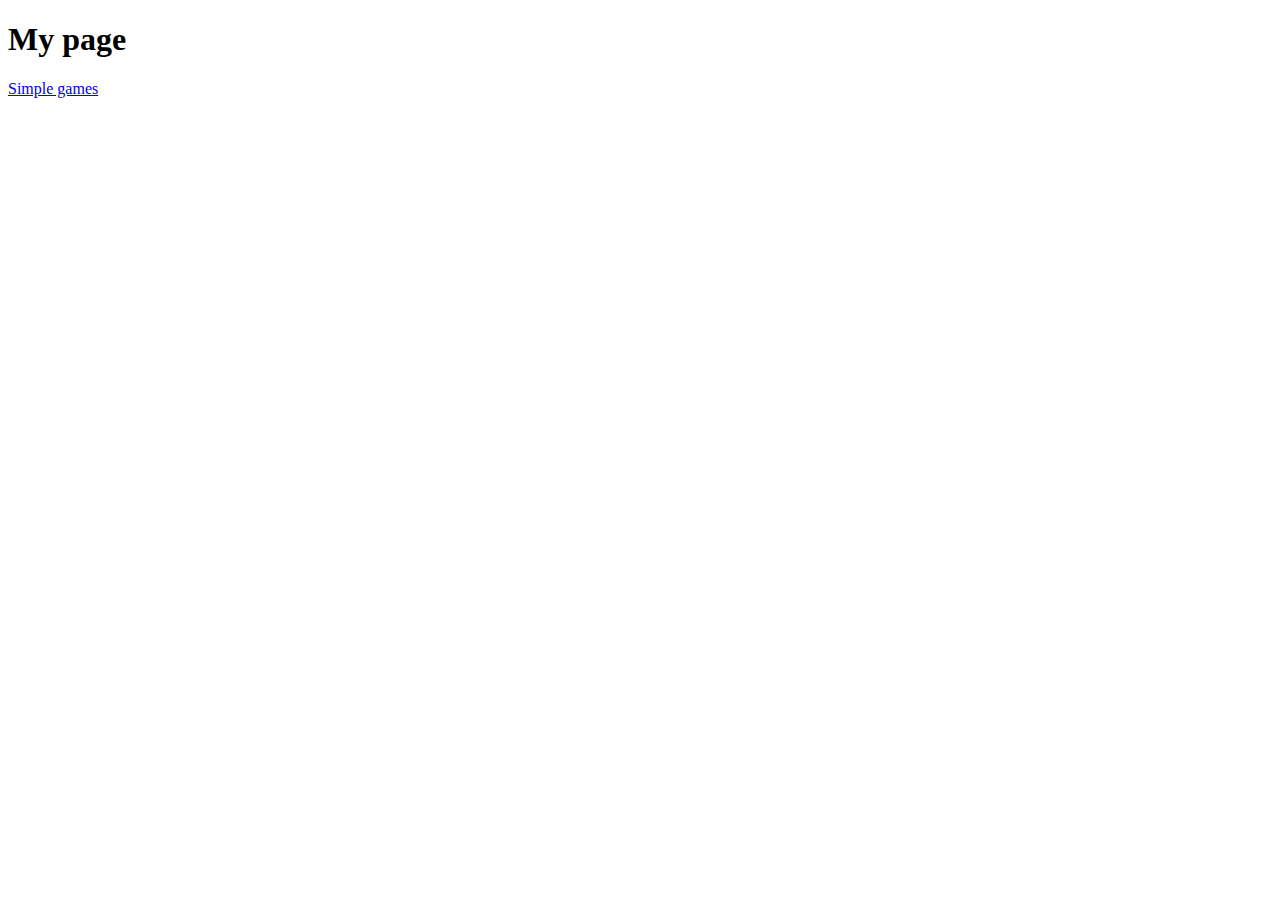
<file: index.html>
<!DOCTYPE html>
<html lang="en">
<head>
  <meta charset="UTF-8">
  <meta http-equiv="X-UA-Compatible" content="IE=edge">
  <meta name="viewport" content="width=device-width, initial-scale=1.0">
  <title>seongjaee's page</title>
</head>
<body>
  <h1>My page</h1>
  <a href="simple_games.html">Simple games</a>
</body>
</html>
</file>
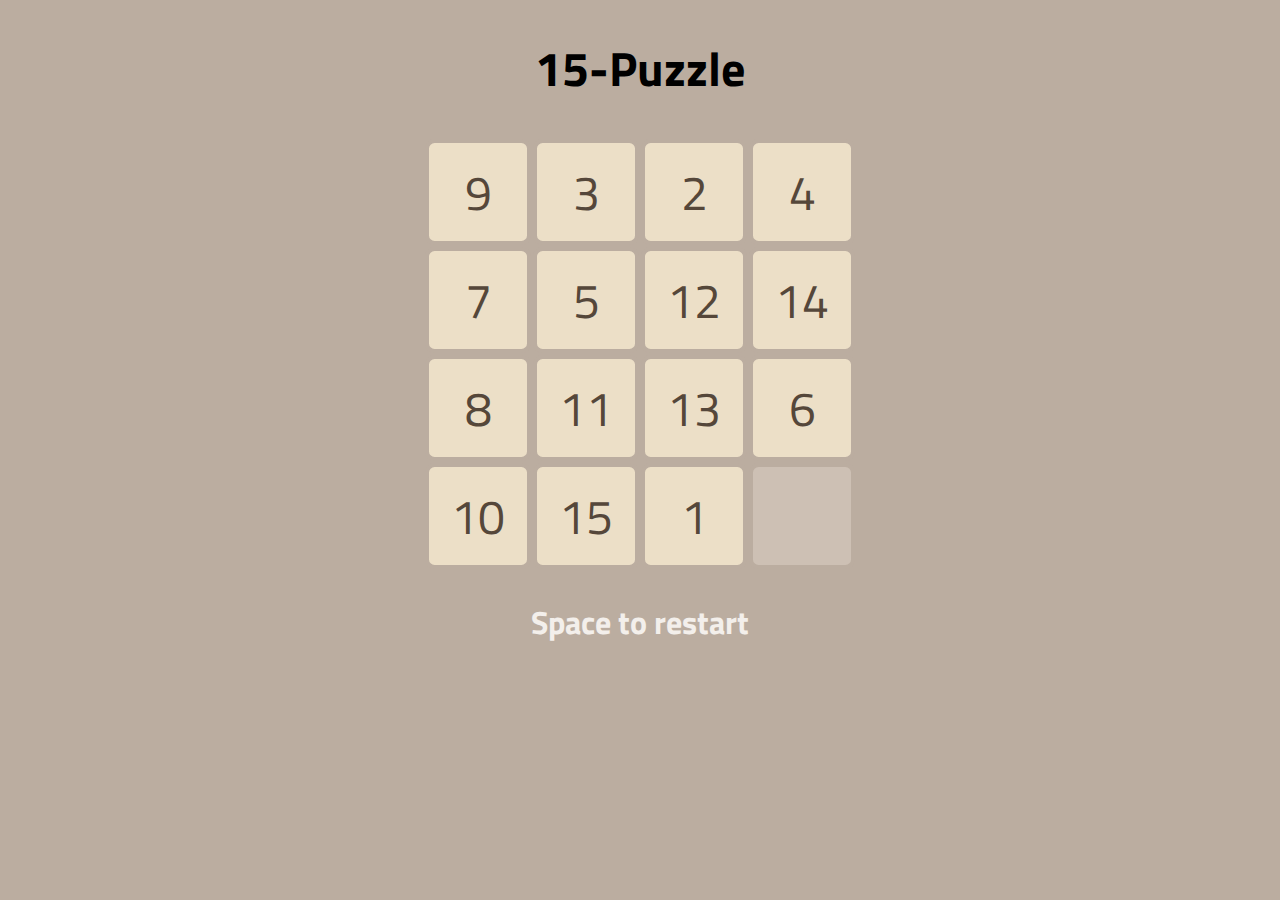
<file: simple_games/15-puzzle/index.html>
<!DOCTYPE html>
<html lang="en">
  <head>
    <meta charset="UTF-8" />
    <meta http-equiv="X-UA-Compatible" content="IE=edge" />
    <meta name="viewport" content="width=device-width, initial-scale=1.0" />
    <title>Simple Game</title>
    <link rel="preconnect" href="https://fonts.googleapis.com" />
    <link rel="preconnect" href="https://fonts.gstatic.com" crossorigin />
    <link
      href="https://fonts.googleapis.com/css2?family=Titillium+Web:wght@900&display=swap"
      rel="stylesheet"
    />
    <link rel="stylesheet" href="15-puzzle.css" />
  </head>
  <body>
    <h1>15-Puzzle</h1>
    <div id="board">
      <table>
        <tr>
          <td id="_00">1</td>
          <td id="_01">2</td>
          <td id="_02">3</td>
          <td id="_03">4</td>
        </tr>
        <tr>
          <td id="_10">5</td>
          <td id="_11">6</td>
          <td id="_12">7</td>
          <td id="_13">8</td>
        </tr>
        <tr>
          <td id="_20">9</td>
          <td id="_21">10</td>
          <td id="_22">11</td>
          <td id="_23">12</td>
        </tr>
        <tr>
          <td id="_30">13</td>
          <td id="_31">14</td>
          <td id="_32">15</td>
          <td id="_33" class="blank">16</td>
        </tr>
      </table>
    </div>
    <h2 id="suffleBtn">Space to restart</h2>
    <script type="module" src="index.mjs" mo></script>
  </body>
</html>
</file>
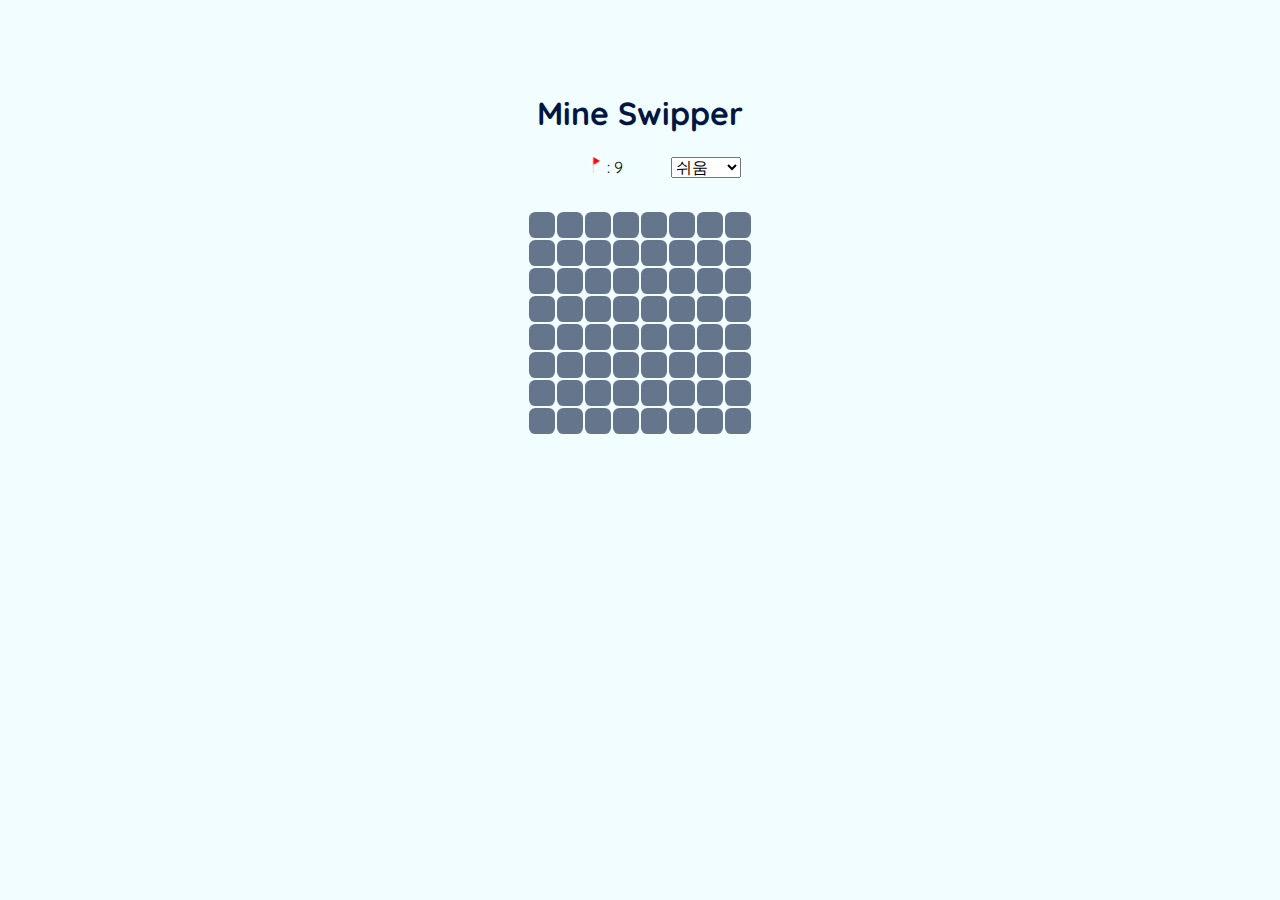
<file: simple_games/mine-swipper/index.html>
<!DOCTYPE html>
<html lang="en">
<head>
  <meta charset="UTF-8">
  <meta http-equiv="X-UA-Compatible" content="IE=edge">
  <meta name="viewport" content="width=device-width, initial-scale=1.0">
  <title>Mine Swipper</title>
  <link rel="preconnect" href="https://fonts.googleapis.com">
  <link rel="preconnect" href="https://fonts.gstatic.com" crossorigin>
  <link href="https://fonts.googleapis.com/css2?family=Quicksand:wght@500&display=swap" rel="stylesheet">
  <link rel="stylesheet" href="mine-swipper.css">
</head>
<body>
  <h1>Mine Swipper</h1>
  <header>
    <div class="flag">
      <img src="marker.png" alt="flag">
      <span id="flaggedCount">: </span>
    </div>
    <select name="levelSelect" id="levelSelect">
      <option value="easy">쉬움</option>
      <option value="medium">보통</option>
      <option value="hard">어려움</option>
    </select>
  </header>
  <table>
  </table>
  <script src="mine-swipper.js"></script>
</body>
</html>
</file>
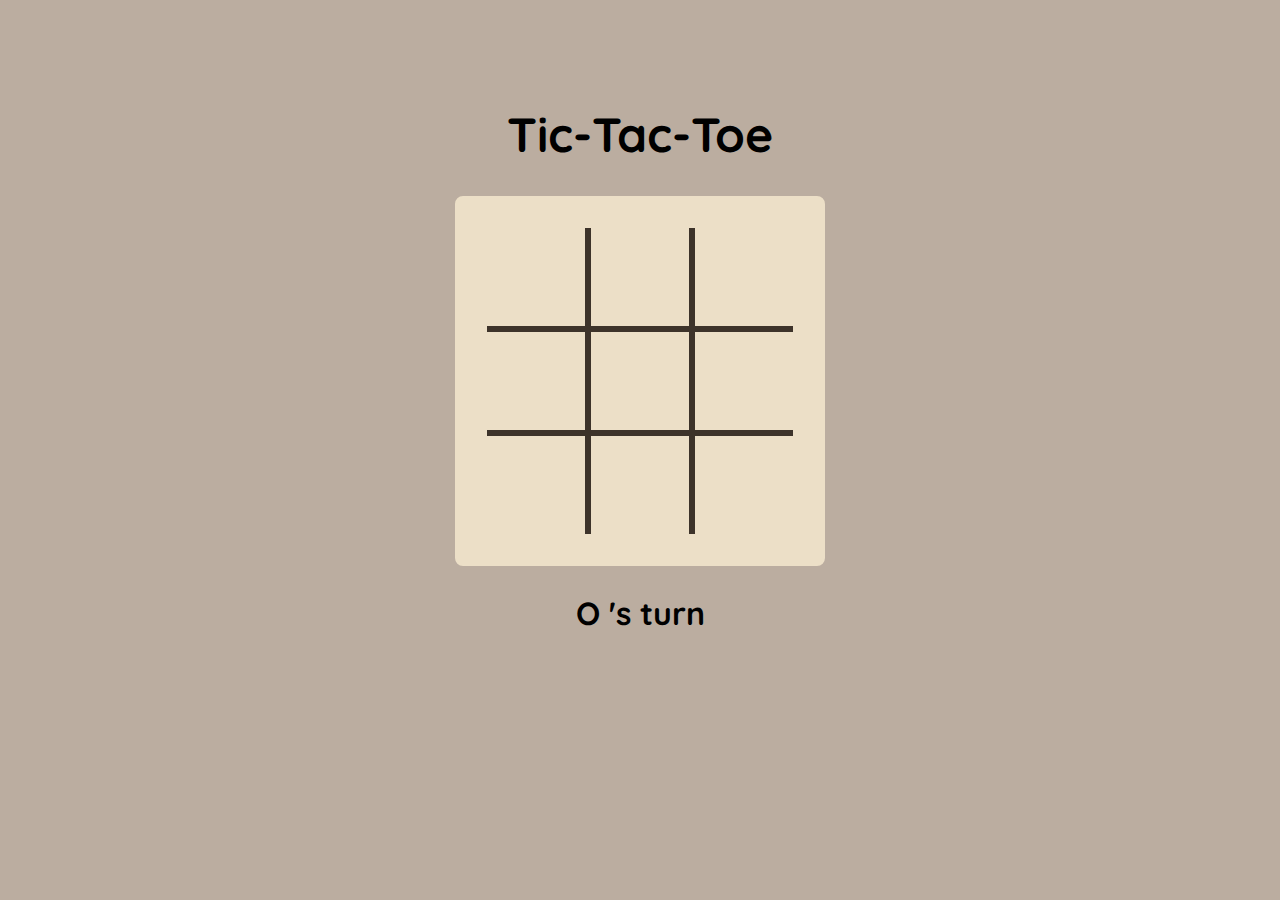
<file: simple_games/tic-tac-toe/index.html>
<!DOCTYPE html>
<html lang="en">
  <head>
    <meta charset="UTF-8" />
    <meta http-equiv="X-UA-Compatible" content="IE=edge" />
    <meta name="viewport" content="width=device-width, initial-scale=1.0" />
    <title>Tic-Tac-Toe</title>
    <link rel="preconnect" href="https://fonts.googleapis.com" />
    <link rel="preconnect" href="https://fonts.gstatic.com" crossorigin />
    <link
      href="https://fonts.googleapis.com/css2?family=Quicksand:wght@500&display=swap"
      rel="stylesheet"
    />
    <link rel="stylesheet" href="tic-tac-toe.css" />
  </head>
  <body>
    <h1>Tic-Tac-Toe</h1>
    <table>
      <tr>
        <td id="_00"></td>
        <td id="_01"></td>
        <td id="_02"></td>
      </tr>
      <tr>
        <td id="_10"></td>
        <td id="_11"></td>
        <td id="_12"></td>
      </tr>
      <tr>
        <td id="_20"></td>
        <td id="_21"></td>
        <td id="_22"></td>
      </tr>
    </table>
    <h2></h2>
    <!-- <div class="btn-container">
    <button id="twoPBtn">2P</button>
    <button id="easyBtn">Easy</button>
    <button id="hardBtn" disabled>Hard</button>
  </div> -->
    <script src="tic-tac-toe.js"></script>
  </body>
</html>
</file>
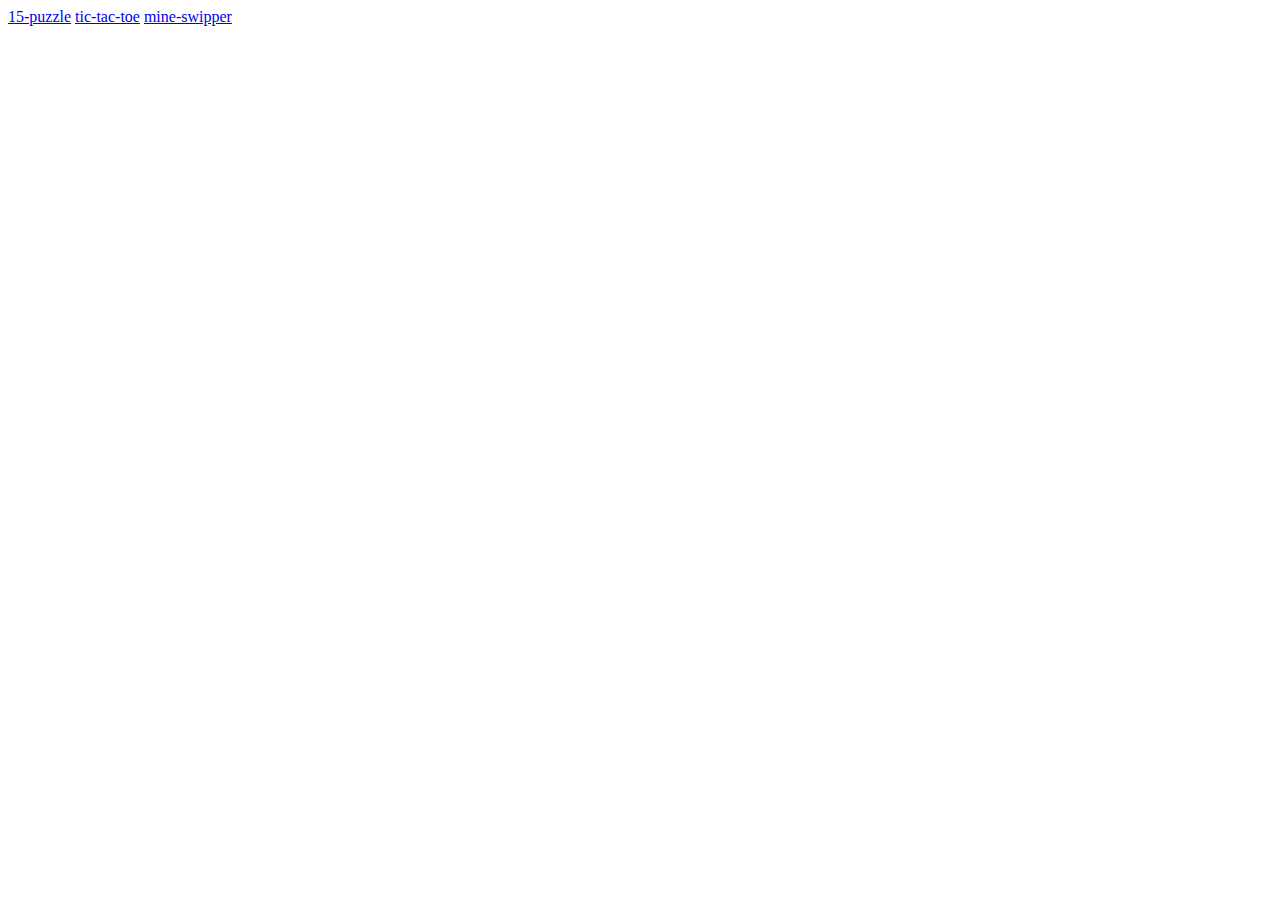
<file: simple_games.html>
<!DOCTYPE html>
<html lang="en">
<head>
  <meta charset="UTF-8">
  <meta http-equiv="X-UA-Compatible" content="IE=edge">
  <meta name="viewport" content="width=device-width, initial-scale=1.0">
  <title>seongjaee's page</title>
</head>
<body>
  <a href="simple_games/15-puzzle/index.html">15-puzzle</a>
  <a href="simple_games/tic-tac-toe/index.html">tic-tac-toe</a>
  <a href="simple_games/mine-swipper/index.html">mine-swipper</a>
</body>
</html>
</file>
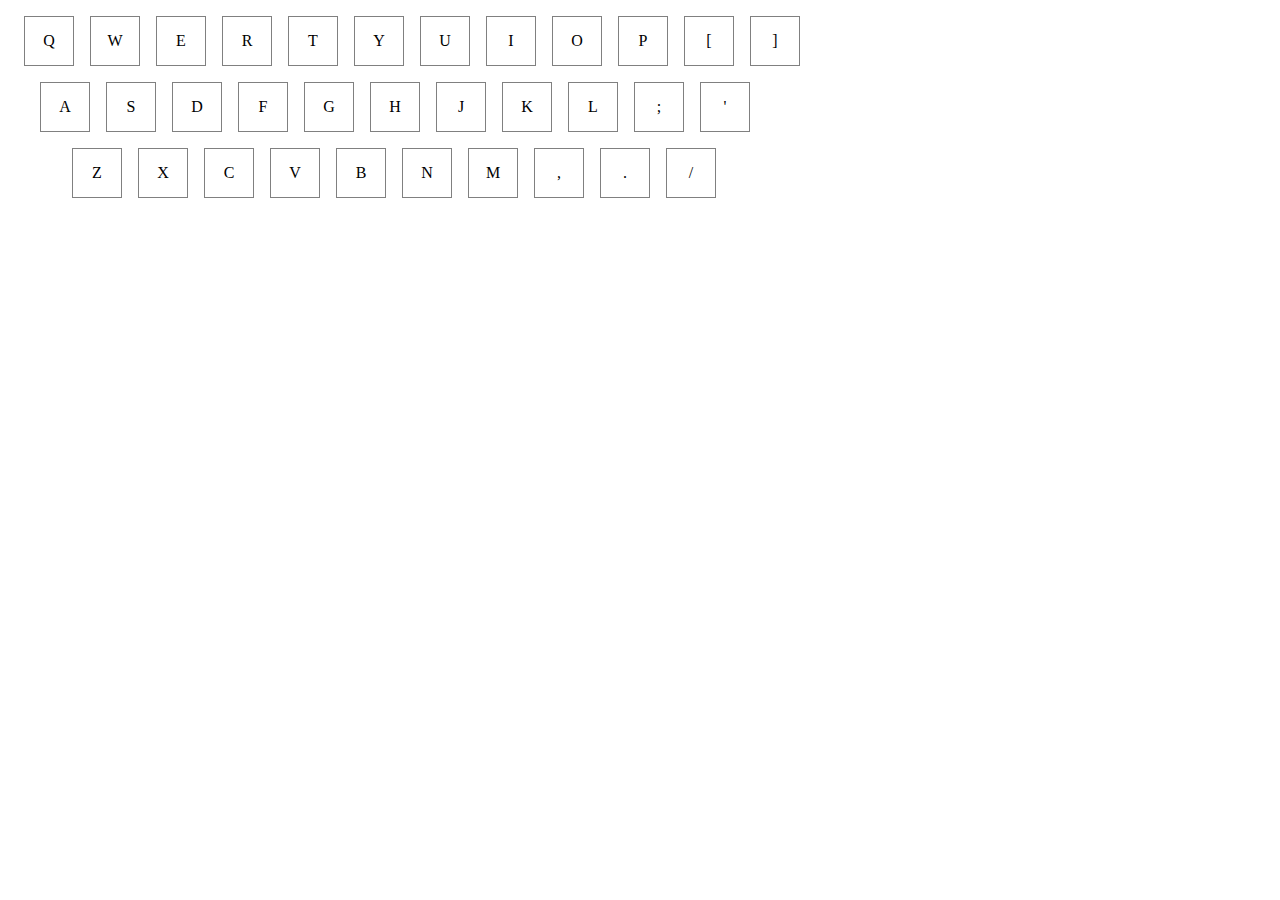
<file: ui/keyboard.html>
<!DOCTYPE html>
<html lang="en">
  <head>
    <meta charset="UTF-8" />
    <meta http-equiv="X-UA-Compatible" content="IE=edge" />
    <meta name="viewport" content="width=device-width, initial-scale=1.0" />
    <title>Document</title>
    <link rel="stylesheet" href="css/keyboard.css" />
  </head>
  <body>
    <div id="root">
      <div class="row first-row"></div>
      <div class="row second-row"></div>
      <div class="row third-row"></div>
      <span id="show"></span>
    </div>
    <script src="scripts/keyboard.js"></script>
  </body>
</html>
</file>
<file: simple_games/15-puzzle/15-puzzle.css>
.blank {
  font-size: 0;
  background-color: #CDC0B4;
}

h1 {
  font-size: 3rem;
}

h2 {
  font-size: 2rem;
  color: #f3efeb;
}

table {
  margin-left: auto;
  margin-right: auto;
}

td {
  height: 6rem;
  width: 6rem;
  background-color: #ECDFC7;
  font-size: 3rem;
  text-align: center;
  border-radius: 0.6rem;
  border: solid 0.3rem #BBADA0;
  color: #55473A;
}

body {
  font-family: 'Titillium Web', sans-serif;
  background-color: #BBADA0;
  user-select: none;
  text-align: center;
}

@media (max-width: 576px) {
  h1 {
    font-size: 2rem;
  }

  h2 {
    margin-top: 3rem;
    font-size: 1.5rem;
  }

  td {
    height: 3.75rem;
    width: 3.75rem;
    border-radius: 0.6rem;
    border: solid 0.15rem #BBADA0;
    font-size: 2rem;
  }

  body {
    padding-top: 5rem;
    user-select: none;
  }
}
</file>
<file: simple_games/mine-swipper/mine-swipper.css>
body {
  background-color: #f2fdff;
  padding-top: 4rem;
  user-select: none;
  font-family: 'Quicksand', sans-serif;
}

table {
  margin-left: auto;
  margin-right: auto;
}

td {
  border-radius: 0.4rem;
  font-size: 1rem;
  color: #011640;
  background-color: #65768C;
  width: 1.5rem;
  height: 1.5rem;
  text-align: center;
  font-weight: 600;
}

h1 {
  text-align: center;
  margin-bottom: 1.5rem;
  color: #011640;
}

header {
  display: flex;
  justify-content: center;
  align-content: center;
  margin-bottom: 2rem;
}

select {
  font-size: 1rem;
}

.flag {
  margin: 0 3rem;
  padding: auto 0;
}

img {
  width: 1em;
  height: 1em;
}

div {
  text-align: center;
  margin-bottom: 1.5rem;
}

.visited {
  background-color: #a8b3c0;
}

td:not(.nonclickable):hover {
  opacity: 0.7;
}

.level-btn-container {
  font-size: 1.5rem;
  margin: 0;
}

.level-btn-container > span.btn:hover {
  font-weight: bold;
  transition: linear 0.07s;
}
</file>
<file: simple_games/tic-tac-toe/tic-tac-toe.css>
* {
  font-family: 'Quicksand', sans-serif;
}

body {
  background-color: #BBADA0;
  padding-top: 4rem;
  user-select: none;
}

h1 {
  text-align: center;
  font-size: 3rem;
}

h2 {
  text-align: center;
  font-size: 2rem;
}

table {
  border-spacing: 0;
  border: #ECDFC7 solid 2rem;
  margin-left: auto;
  margin-right: auto;
  border-radius: 0.5rem;
}

td {
  border: solid 0.2rem #3d332a;
  font-size: 4rem;
  color: #55473A;
  background-color: #ECDFC7;
  width: 6rem;
  height: 6rem;
  text-align: center;
}

td:hover {
  background-color: #ebd5ae;
}

td:first-child {
  border-left: 0;
}

td:last-child {
  border-right: 0;
}

table tr:nth-child(1) td {
  border-top: 0;
}

table tr:nth-child(3) td {
  border-bottom: 0;
}

.btn-container {
  width: 100%;
  display: flex;
  justify-content: space-evenly;
}

button {
  width: 6rem;
  height: 3rem;
  border: none;
  border-radius: 5%;
  background-color: #ECDFC7;
  font-size: large;
}

button:hover {
  background-color: #ebd5ae;
  cursor: pointer;
}

#hardBtn:hover {
  cursor: default;
  background-color: #ECDFC7;
}
</file>
<file: ui/css/keyboard.css>
.key {
  display: flex;
  justify-content: center;
  align-items: center;
  /* font-size: 1.5rem; */
  width: 3rem;
  min-width: 3rem;
  height: 3rem;
  border: 1px solid grey;
}

.key.on {
  background-color: tomato;
}

.row {
  display: flex;
  gap: 1rem;
  margin: 1rem;
}

.second-row {
  margin-left: 2rem;
}
.third-row {
  margin-left: 4rem;
}
</file>
